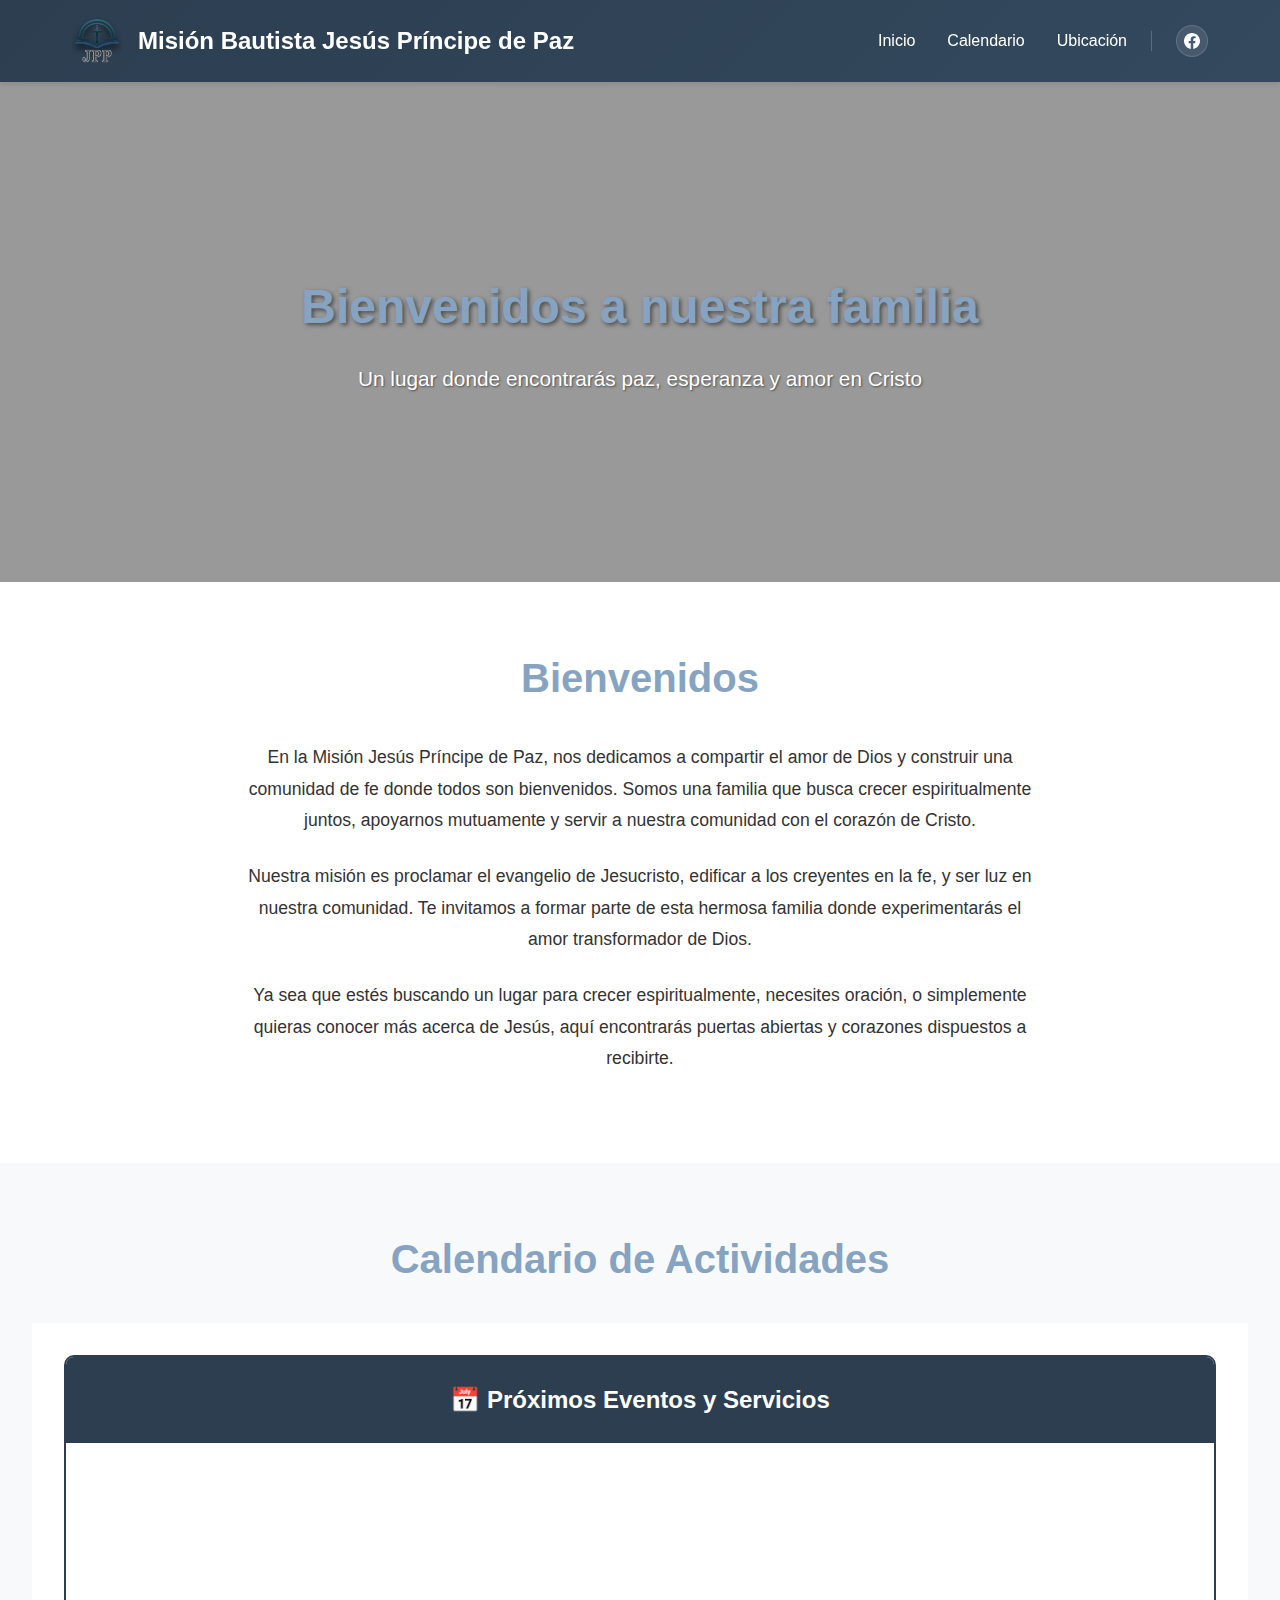
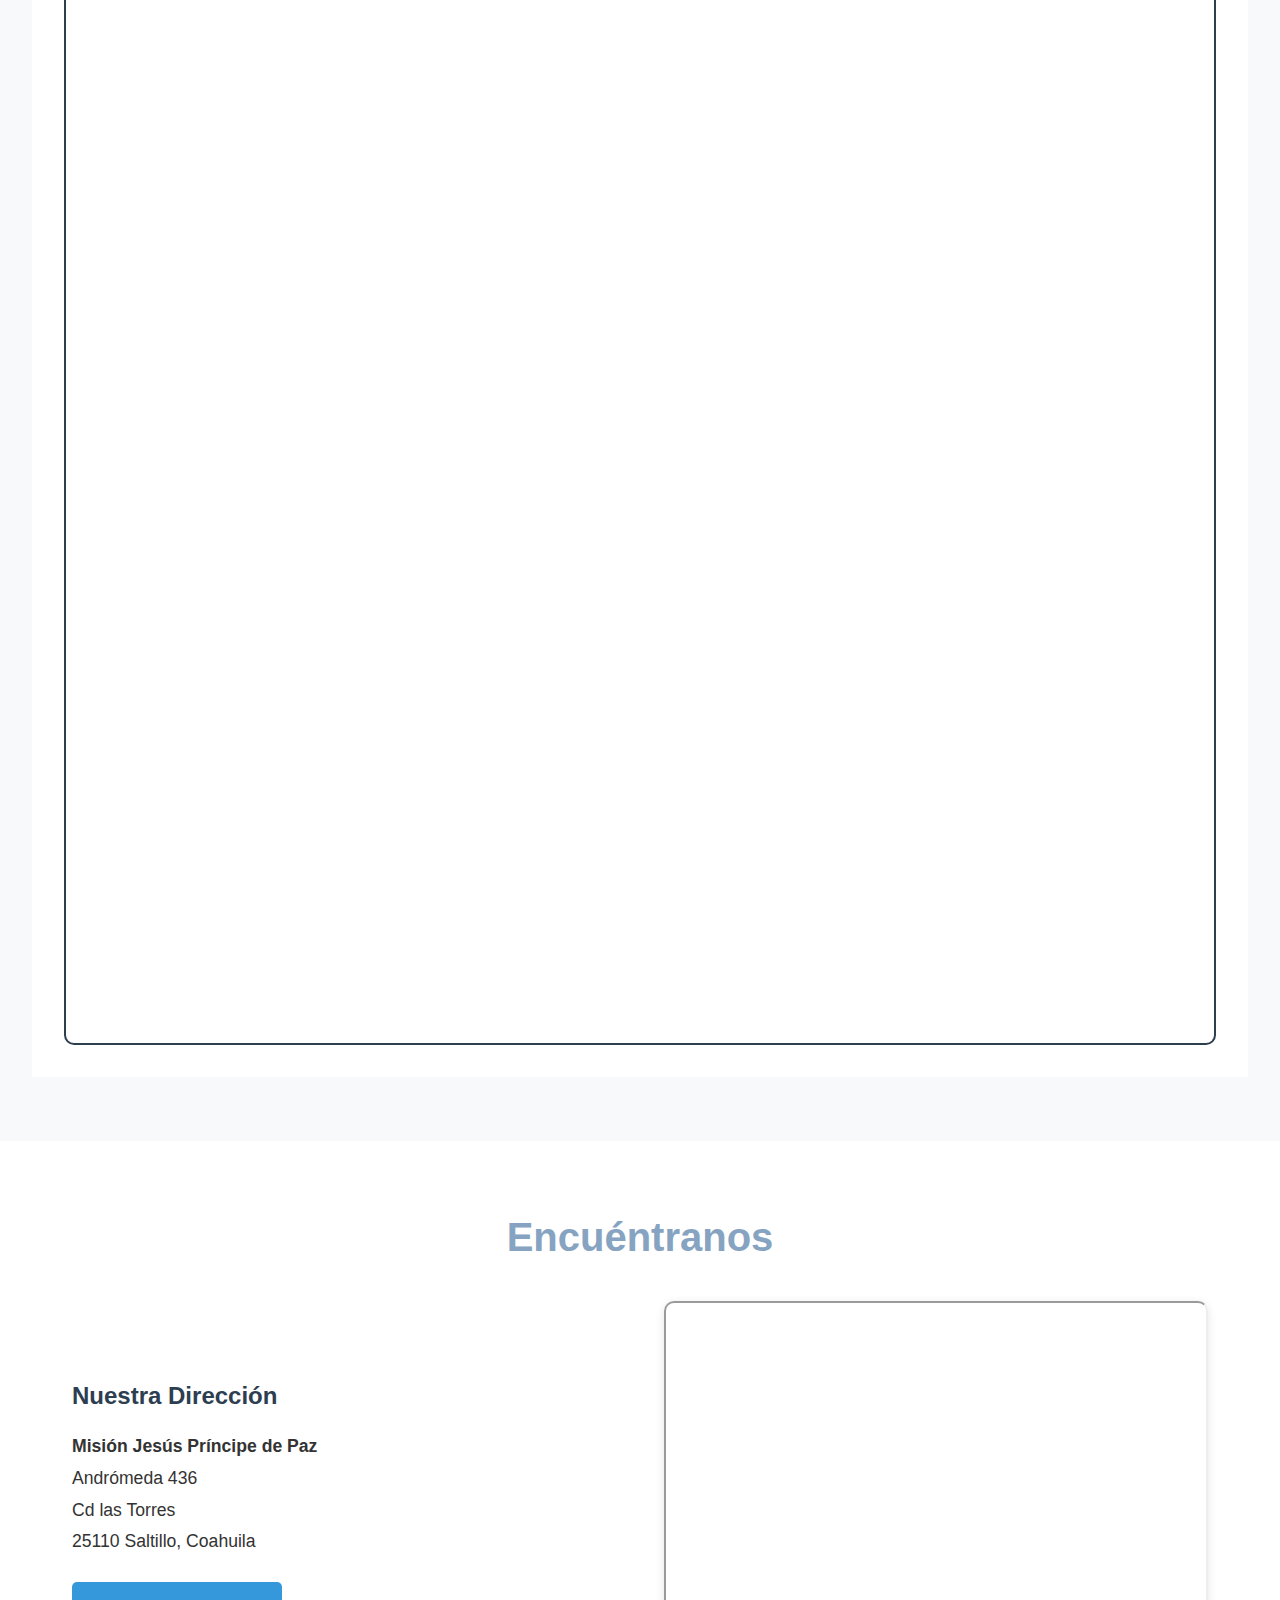
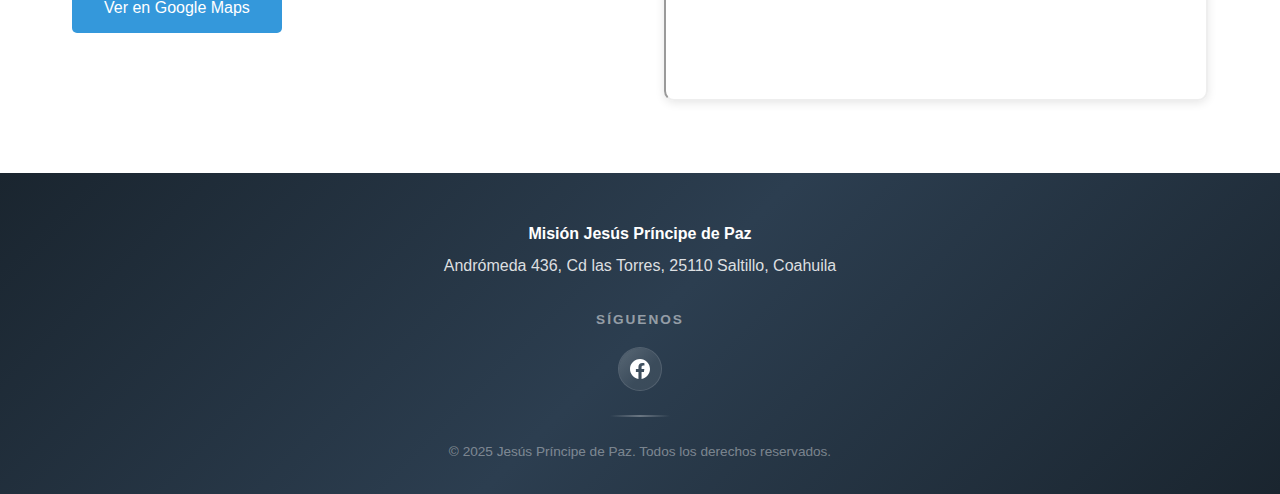
<file: index.html>
<!DOCTYPE html>
<html lang="es">

<head>
    <meta charset="UTF-8">
    <meta name="viewport" content="width=device-width, initial-scale=1.0">
    <title>Misión Jesús Príncipe de Paz</title>
    <link rel="icon" href="logo.png" type="image/png">
    <style>
        * {
            margin: 0;
            padding: 0;
            box-sizing: border-box;
        }

        body {
            font-family: 'Segoe UI', Tahoma, Geneva, Verdana, sans-serif;
            line-height: 1.6;
            color: #333;
        }

        /* Header */
        header {
            background: linear-gradient(135deg, #2c3e50 0%, #34495e 100%);
            color: white;
            padding: 1rem 0;
            box-shadow: 0 2px 5px rgba(0, 0, 0, 0.1);
            position: sticky;
            top: 0;
            z-index: 100;
        }

        nav {
            max-width: 1200px;
            margin: 0 auto;
            display: flex;
            justify-content: space-between;
            align-items: center;
            padding: 0 2rem;
        }

        .logo-container {
            display: flex;
            align-items: center;
            gap: 1rem;
        }

        .logo {
            height: 50px;
            width: auto;
        }

        .church-name h1 {
            font-size: 1.5rem;
            font-weight: 600;
        }

        .nav-right {
            display: flex;
            align-items: center;
            gap: 1.5rem;
        }

        .nav-links {
            display: flex;
            gap: 2rem;
            list-style: none;
        }

        .nav-links a {
            color: white;
            text-decoration: none;
            transition: opacity 0.3s;
        }

        .nav-links a:hover {
            opacity: 0.8;
        }

        .nav-social {
            display: flex;
            align-items: center;
            gap: 0.5rem;
        }

        .nav-social a {
            display: flex;
            align-items: center;
            justify-content: center;
            width: 32px;
            height: 32px;
            border-radius: 50%;
            background: rgba(255, 255, 255, 0.1);
            border: 1px solid rgba(255, 255, 255, 0.15);
            color: white;
            text-decoration: none;
            transition: all 0.3s ease;
        }

        .nav-social a:hover {
            background: #1877f2;
            border-color: #1877f2;
            transform: scale(1.1);
            box-shadow: 0 0 12px rgba(24, 119, 242, 0.4);
        }

        .nav-social a svg {
            width: 16px;
            height: 16px;
            fill: white;
        }

        .nav-divider {
            width: 1px;
            height: 20px;
            background: rgba(255, 255, 255, 0.2);
        }

        /* Hamburger Menu Button - hidden on desktop */
        .hamburger {
            display: none;
            flex-direction: column;
            justify-content: center;
            gap: 5px;
            width: 28px;
            height: 28px;
            cursor: pointer;
            background: none;
            border: none;
            padding: 2px;
            z-index: 101;
        }

        .hamburger span {
            display: block;
            width: 100%;
            height: 2px;
            background: white;
            border-radius: 2px;
            transition: all 0.3s ease;
            transform-origin: center;
        }

        .hamburger.active span:nth-child(1) {
            transform: rotate(45deg) translate(5px, 5px);
        }

        .hamburger.active span:nth-child(2) {
            opacity: 0;
        }

        .hamburger.active span:nth-child(3) {
            transform: rotate(-45deg) translate(5px, -5px);
        }

        /* Hero Section */
        .hero {
            background: linear-gradient(rgba(0, 0, 0, 0.4), rgba(0, 0, 0, 0.4)),
                url('https://images.unsplash.com/photo-1438232992991-995b7058bbb3?w=1600&h=600&fit=crop') center/cover;
            height: 500px;
            display: flex;
            align-items: center;
            justify-content: center;
            text-align: center;
            color: white;
        }

        .hero-content h2 {
            font-size: 3rem;
            margin-bottom: 1rem;
            text-shadow: 2px 2px 4px rgba(0, 0, 0, 0.5);
        }

        .hero-content p {
            font-size: 1.3rem;
            max-width: 600px;
            margin: 0 auto;
            text-shadow: 1px 1px 2px rgba(0, 0, 0, 0.5);
        }

        /* Main Content */
        .container {
            max-width: 1200px;
            margin: 0 auto;
            padding: 0 2rem;
        }

        section {
            padding: 4rem 0;
        }

        h2 {
            font-size: 2.5rem;
            margin-bottom: 2rem;
            color: #86a4c1;
            text-align: center;
        }

        /* Welcome Section */
        .welcome-content {
            max-width: 800px;
            margin: 0 auto;
            text-align: center;
            font-size: 1.1rem;
            line-height: 1.8;
        }

        .welcome-content p {
            margin-bottom: 1.5rem;
        }

        /* Calendar Section */
        .calendar-section {
            background: #f8f9fa;
        }

        .calendar-wrapper {
            background: white;
            padding: 2rem;
            margin: 0 auto;
        }

        .calendar-section .container {
            max-width: 100%;
            width: 100%;
            margin: 0;
            padding: 0 2rem;

        }

        .calendar-container {
            background: #2c3e50;
            padding: 2px;
            border-radius: 10px;
        }

        .calendar-inner {
            background: white;
            border-radius: 8px;
            overflow: hidden;
        }

        .calendar-header {
            background: #2c3e50;
            color: white;
            padding: 1.5rem;
            text-align: center;
        }

        .calendar-header h3 {
            margin: 0;
            font-size: 1.5rem;
        }

        .calendar-wrapper iframe {
            width: 100%;
            height: 600px;
            border: none;
            display: block;
        }

        /* Desktop: show month view, hide agenda */
        .calendar-desktop {
            display: block;
        }

        .calendar-mobile {
            display: none;
        }

        /* Location Section */
        .location-content {
            display: grid;
            grid-template-columns: 1fr 1fr;
            gap: 3rem;
            align-items: center;
        }

        .location-info h3 {
            color: #2c3e50;
            margin-bottom: 1rem;
            font-size: 1.5rem;
        }

        .address {
            font-size: 1.1rem;
            margin-bottom: 1.5rem;
            line-height: 1.8;
        }

        .map-link {
            display: inline-block;
            background: #3498db;
            color: white;
            padding: 0.8rem 2rem;
            text-decoration: none;
            border-radius: 5px;
            transition: background 0.3s;
        }

        .map-link:hover {
            background: #2980b9;
        }

        .map-wrapper iframe {
            width: 100%;
            height: 400px;
            border-radius: 10px;
            box-shadow: 0 2px 10px rgba(0, 0, 0, 0.1);
        }


        /* Footer */
        footer {
            background: linear-gradient(135deg, #1a252f 0%, #2c3e50 50%, #1a252f 100%);
            color: white;
            text-align: center;
            padding: 3rem 2rem 2rem;
        }

        .footer-content {
            display: flex;
            flex-direction: column;
            align-items: center;
            gap: 1.5rem;
        }

        .footer-info p {
            margin-bottom: 0.4rem;
            color: rgba(255, 255, 255, 0.85);
        }

        .footer-info p strong {
            color: white;
        }

        .footer-social {
            display: flex;
            flex-direction: column;
            align-items: center;
            gap: 1rem;
        }

        .footer-social-label {
            font-size: 0.85rem;
            text-transform: uppercase;
            letter-spacing: 2px;
            color: rgba(255, 255, 255, 0.5);
            font-weight: 600;
        }

        .footer-social-icons {
            display: flex;
            gap: 0.75rem;
        }

        .footer-social-icons a {
            display: flex;
            align-items: center;
            justify-content: center;
            width: 44px;
            height: 44px;
            border-radius: 50%;
            background: rgba(255, 255, 255, 0.08);
            border: 1px solid rgba(255, 255, 255, 0.12);
            color: white;
            text-decoration: none;
            transition: all 0.3s ease;
            position: relative;
            overflow: hidden;
        }

        .footer-social-icons a::before {
            content: '';
            position: absolute;
            inset: 0;
            border-radius: 50%;
            background: linear-gradient(135deg, rgba(255, 255, 255, 0.15) 0%, transparent 60%);
            pointer-events: none;
        }

        .footer-social-icons a:hover {
            background: #1877f2;
            border-color: #1877f2;
            transform: translateY(-3px);
            box-shadow: 0 6px 20px rgba(24, 119, 242, 0.4);
        }

        .footer-social-icons a svg {
            width: 20px;
            height: 20px;
            fill: white;
            transition: transform 0.3s ease;
        }

        .footer-social-icons a:hover svg {
            transform: scale(1.1);
        }

        .footer-divider {
            width: 60px;
            height: 2px;
            background: linear-gradient(90deg, transparent, rgba(255, 255, 255, 0.3), transparent);
        }

        .footer-copyright {
            font-size: 0.85rem;
            color: rgba(255, 255, 255, 0.4);
        }

        /* Responsive - Hamburger menu */
        @media (max-width: 768px) {
            header {
                padding: 0.75rem 0;
            }

            nav {
                flex-wrap: wrap;
                padding: 0 1rem;
            }

            .hamburger {
                display: flex;
            }

            .logo {
                height: 36px;
            }

            .logo-container {
                gap: 0.6rem;
            }

            .church-name h1 {
                font-size: 1rem;
                line-height: 1.3;
            }

            .nav-right {
                display: none;
                flex-direction: column;
                align-items: center;
                width: 100%;
                gap: 0;
                padding-top: 0.75rem;
                border-top: 1px solid rgba(255, 255, 255, 0.1);
                margin-top: 0.5rem;
                overflow: hidden;
                max-height: 0;
                opacity: 0;
                transition: max-height 0.35s ease, opacity 0.3s ease, padding-top 0.3s ease, margin-top 0.3s ease;
                padding-top: 0;
                margin-top: 0;
            }

            .nav-right.open {
                display: flex;
                max-height: 300px;
                opacity: 1;
                padding-top: 0.75rem;
                margin-top: 0.5rem;
            }

            .nav-links {
                flex-direction: column;
                align-items: center;
                gap: 0;
                width: 100%;
            }

            .nav-links li {
                width: 100%;
                text-align: center;
            }

            .nav-links a {
                display: block;
                padding: 0.6rem 0;
                font-size: 0.95rem;
                border-bottom: 1px solid rgba(255, 255, 255, 0.06);
                transition: background 0.2s ease, opacity 0.3s;
            }

            .nav-links a:hover {
                background: rgba(255, 255, 255, 0.05);
                opacity: 1;
            }

            .nav-divider {
                display: none;
            }

            .nav-social {
                padding: 0.75rem 0 0.25rem;
            }

            .nav-social a {
                width: 36px;
                height: 36px;
            }

            .nav-social a svg {
                width: 18px;
                height: 18px;
            }

            .hero-content h2 {
                font-size: 2rem;
            }

            .hero-content p {
                font-size: 1rem;
                padding: 0 1rem;
            }

            h2 {
                font-size: 2rem;
            }

            .location-content {
                grid-template-columns: 1fr;
            }

            .calendar-wrapper {
                padding: 1rem;
            }

            .calendar-wrapper iframe {
                height: 500px;
            }

            /* Mobile: show agenda view, hide month grid */
            .calendar-desktop {
                display: none;
            }

            .calendar-mobile {
                display: block;
            }
        }

        /* Extra small screens */
        @media (max-width: 480px) {
            .church-name h1 {
                font-size: 0.85rem;
            }

            .hero-content h2 {
                font-size: 1.5rem;
            }
        }
    </style>
</head>

<body>
    <!-- Header -->
    <header>
        <nav>
            <div class="logo-container">
                <img src="logo.png" alt="logo" class="logo">
                <div class="church-name">
                    <h1>Misión Bautista Jesús Príncipe de Paz</h1>
                </div>
            </div>
            <button class="hamburger" id="hamburger-btn" aria-label="Menú">
                <span></span>
                <span></span>
                <span></span>
            </button>
            <div class="nav-right">
                <ul class="nav-links">
                    <li><a href="#inicio">Inicio</a></li>
                    <li><a href="#calendario">Calendario</a></li>
                    <li><a href="#ubicacion">Ubicación</a></li>
                    <!-- Preparado para futuras páginas -->
                    <!-- <li><a href="ministerios.html">Ministerios</a></li> -->
                    <!-- <li><a href="galeria.html">Galería</a></li> -->
                </ul>
                <div class="nav-divider"></div>
                <div class="nav-social">
                    <a href="https://www.facebook.com/profile.php?id=100066764123458" target="_blank"
                        rel="noopener noreferrer" aria-label="Facebook" id="nav-facebook">
                        <svg viewBox="0 0 24 24" xmlns="http://www.w3.org/2000/svg">
                            <path
                                d="M24 12.073c0-6.627-5.373-12-12-12s-12 5.373-12 12c0 5.99 4.388 10.954 10.125 11.854v-8.385H7.078v-3.47h3.047V9.43c0-3.007 1.792-4.669 4.533-4.669 1.312 0 2.686.235 2.686.235v2.953H15.83c-1.491 0-1.956.925-1.956 1.874v2.25h3.328l-.532 3.47h-2.796v8.385C19.612 23.027 24 18.062 24 12.073z" />
                        </svg>
                    </a>
                    <!-- Más redes aquí -->
                </div>
            </div>
        </nav>
    </header>

    <!-- Hero Section -->
    <section class="hero" id="inicio">
        <div class="hero-content">
            <h2>Bienvenidos a nuestra familia</h2>
            <p>Un lugar donde encontrarás paz, esperanza y amor en Cristo</p>
        </div>
    </section>

    <!-- Welcome Section -->
    <section class="welcome">
        <div class="container">
            <h2>Bienvenidos</h2>
            <div class="welcome-content">
                <p>
                    En la Misión Jesús Príncipe de Paz, nos dedicamos a compartir el amor de Dios
                    y construir una comunidad de fe donde todos son bienvenidos. Somos una familia
                    que busca crecer espiritualmente juntos, apoyarnos mutuamente y servir a nuestra
                    comunidad con el corazón de Cristo.
                </p>
                <p>
                    Nuestra misión es proclamar el evangelio de Jesucristo, edificar a los creyentes
                    en la fe, y ser luz en nuestra comunidad. Te invitamos a formar parte de esta
                    hermosa familia donde experimentarás el amor transformador de Dios.
                </p>
                <p>
                    Ya sea que estés buscando un lugar para crecer espiritualmente, necesites oración,
                    o simplemente quieras conocer más acerca de Jesús, aquí encontrarás puertas abiertas
                    y corazones dispuestos a recibirte.
                </p>
            </div>
        </div>
    </section>

    <!-- Calendar Section -->
    <section class="calendar-section" id="calendario">
        <div class="container">
            <h2>Calendario de Actividades</h2>
            <div class="calendar-wrapper">
                <div class="calendar-container">
                    <div class="calendar-inner">
                        <div class="calendar-header">
                            <h3>📅 Próximos Eventos y Servicios</h3>
                        </div>
                        <!-- Desktop: Month grid view -->
                        <iframe class="calendar-desktop"
                            src="https://calendar.google.com/calendar/embed?height=600&wkst=1&ctz=America%2FMonterrey&bgcolor=%23ffffff&showTitle=0&showNav=1&showDate=1&showPrint=0&showTabs=1&showCalendars=0&showTz=0&src=377c1d5106d94816f981c25c175b345ac15458931d0cd0ef9f2d2f39ee6b2370%40group.calendar.google.com&color=%23039BE5"></iframe>
                        <!-- Mobile: Agenda list view (more readable) -->
                        <iframe class="calendar-mobile"
                            src="https://calendar.google.com/calendar/embed?height=600&wkst=1&ctz=America%2FMonterrey&bgcolor=%23ffffff&showTitle=0&showNav=1&showDate=1&showPrint=0&showTabs=0&showCalendars=0&showTz=0&mode=AGENDA&src=377c1d5106d94816f981c25c175b345ac15458931d0cd0ef9f2d2f39ee6b2370%40group.calendar.google.com&color=%23039BE5"></iframe>
                    </div>
                </div>
            </div>
        </div>
    </section>

    <!-- Location Section -->
    <section class="location" id="ubicacion">
        <div class="container">
            <h2>Encuéntranos</h2>
            <div class="location-content">
                <div class="location-info">
                    <h3>Nuestra Dirección</h3>
                    <div class="address">
                        <strong>Misión Jesús Príncipe de Paz</strong><br>
                        Andrómeda 436<br>
                        Cd las Torres<br>
                        25110 Saltillo, Coahuila
                    </div>
                    <a href="https://maps.app.goo.gl/eWBfsamdJC9cJrRcA" target="_blank" class="map-link">
                        Ver en Google Maps
                    </a>
                </div>
                <div class="map-wrapper">
                    <iframe
                        src="https://www.google.com/maps/embed?pb=!1m18!1m12!1m3!1d6097.574562798617!2d-101.0136531!3d25.4630112!2m3!1f0!2f0!3f0!3m2!1i1024!2i768!4f13.1!3m3!1m2!1s0x86886d1262169a6f%3A0xcacfe82822dd1cb6!2sJes%C3%BAs%20Pr%C3%ADncipe%20de%20Paz!5e1!3m2!1sen!2smx!4v1769020212265!5m2!1sen!2smx"
                        allowfullscreen="" loading="lazy" referrerpolicy="no-referrer-when-downgrade"></iframe>
                </div>
            </div>
        </div>
    </section>


    <!-- Footer -->
    <footer>
        <div class="container">
            <div class="footer-content">
                <div class="footer-info">
                    <p><strong>Misión Jesús Príncipe de Paz</strong></p>
                    <p>Andrómeda 436, Cd las Torres, 25110 Saltillo, Coahuila</p>
                </div>

                <div class="footer-social">
                    <span class="footer-social-label">Síguenos</span>
                    <div class="footer-social-icons">
                        <a href="https://www.facebook.com/profile.php?id=100066764123458" target="_blank"
                            rel="noopener noreferrer" aria-label="Facebook" id="footer-social-facebook">
                            <svg viewBox="0 0 24 24" xmlns="http://www.w3.org/2000/svg">
                                <path
                                    d="M24 12.073c0-6.627-5.373-12-12-12s-12 5.373-12 12c0 5.99 4.388 10.954 10.125 11.854v-8.385H7.078v-3.47h3.047V9.43c0-3.007 1.792-4.669 4.533-4.669 1.312 0 2.686.235 2.686.235v2.953H15.83c-1.491 0-1.956.925-1.956 1.874v2.25h3.328l-.532 3.47h-2.796v8.385C19.612 23.027 24 18.062 24 12.073z" />
                            </svg>
                        </a>
                        <!-- Más redes aquí -->
                    </div>
                </div>

                <div class="footer-divider"></div>
                <p class="footer-copyright">&copy; 2025 Jesús Príncipe de Paz. Todos los derechos reservados.</p>
            </div>
        </div>
    </footer>

    <script>
        const hamburger = document.getElementById('hamburger-btn');
        const navRight = document.querySelector('.nav-right');
        const navLinks = document.querySelectorAll('.nav-links a');

        hamburger.addEventListener('click', () => {
            hamburger.classList.toggle('active');
            navRight.classList.toggle('open');
        });

        // Close menu when a link is clicked
        navLinks.forEach(link => {
            link.addEventListener('click', () => {
                hamburger.classList.remove('active');
                navRight.classList.remove('open');
            });
        });
    </script>
</body>

</html>
</file>
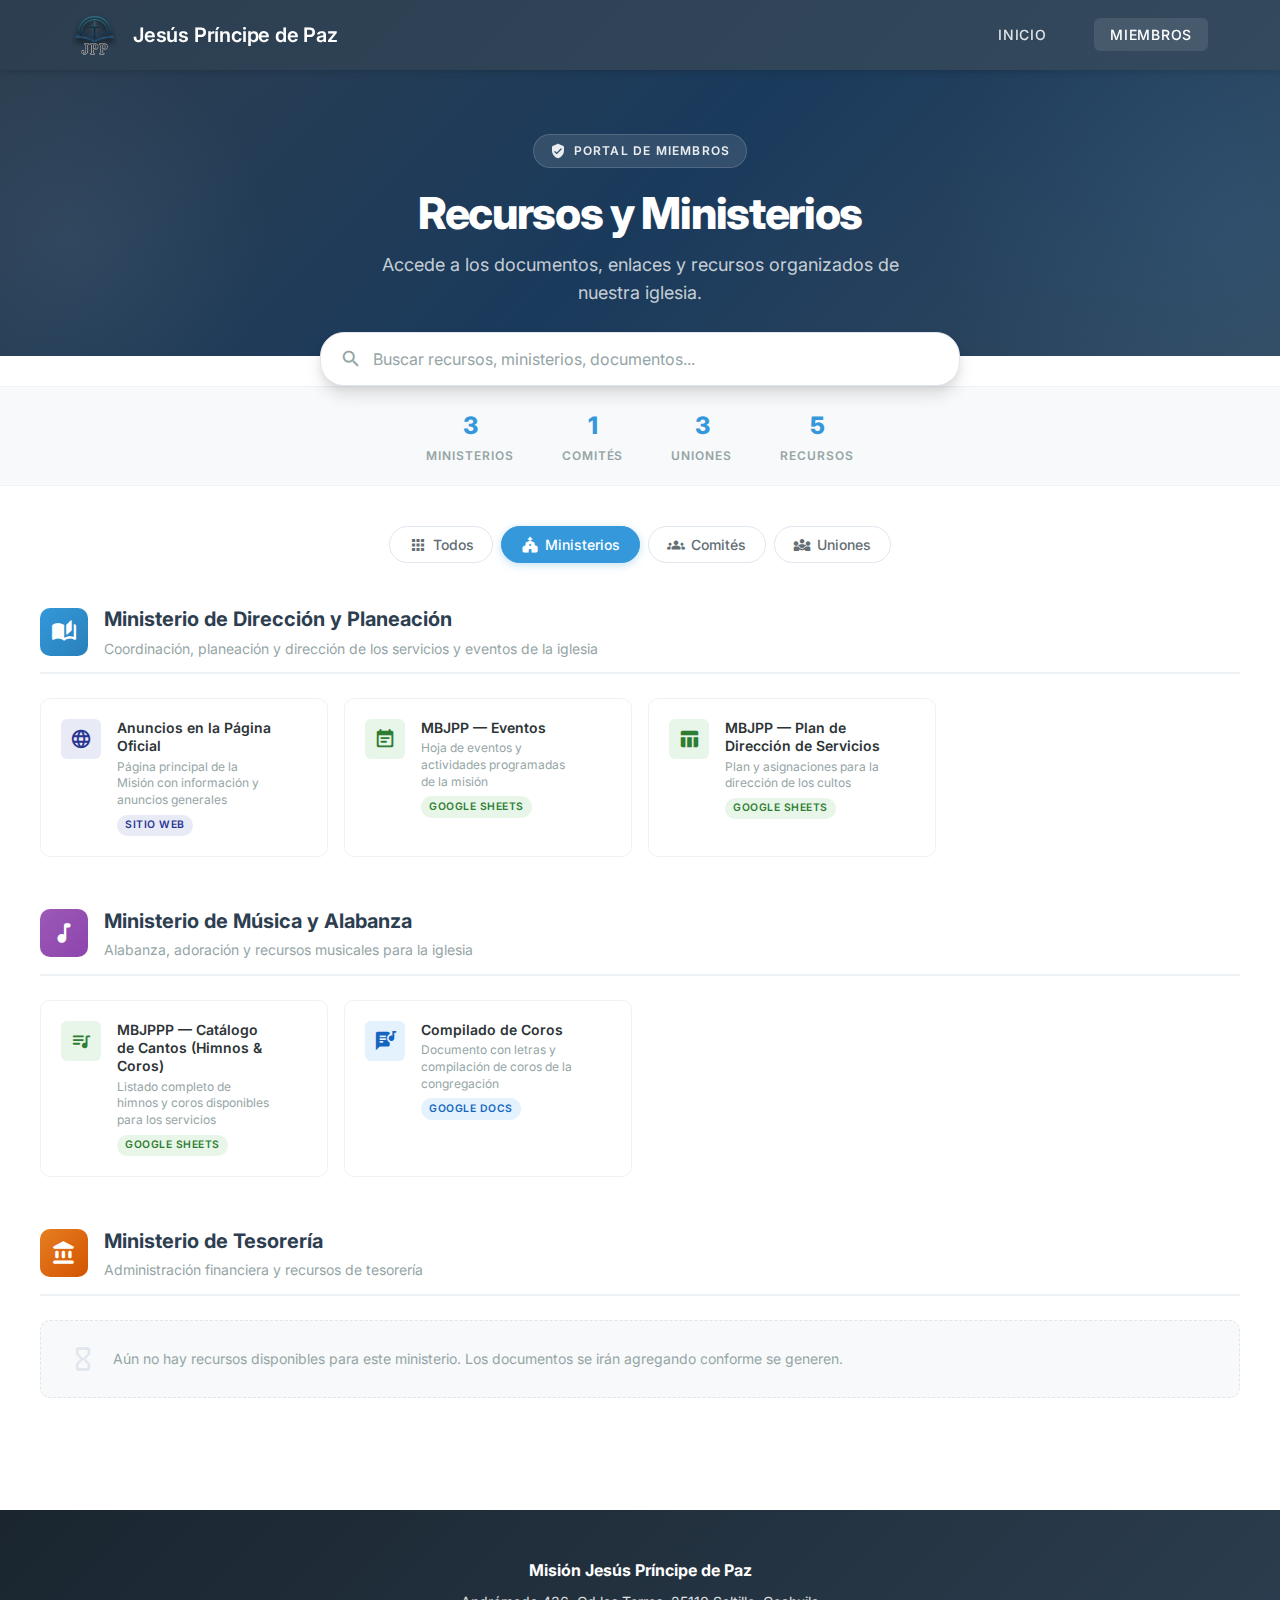
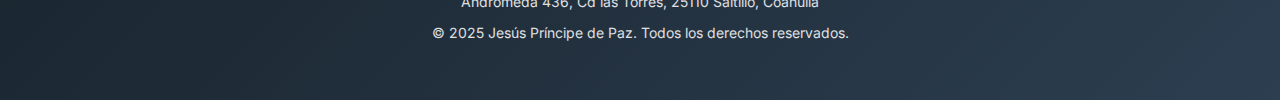
<file: miembros/index.html>
<!DOCTYPE html>
<html lang="es">

<head>
    <meta charset="UTF-8">
    <meta name="viewport" content="width=device-width, initial-scale=1.0">
    <title>Portal de Miembros — Misión Jesús Príncipe de Paz</title>
    <meta name="description"
        content="Portal de recursos y documentos para miembros y ministerios de la Misión Bautista Jesús Príncipe de Paz en Saltillo, Coahuila.">
    <link rel="icon" href="../calendar_favicon.png" type="image/png">
    <link rel="stylesheet" href="../styles/shared.css">
    <!-- Material Icons -->
    <link rel="stylesheet" href="https://fonts.googleapis.com/icon?family=Material+Icons+Round">
    <style>
        /* ============================================
           Members Portal - Page Styles
           ============================================ */

        /* ---- Hero Banner ---- */
        .members-hero {
            background: linear-gradient(135deg, var(--color-primary) 0%, #1a3a5c 50%, var(--color-primary-light) 100%);
            padding: 4rem 0 3rem;
            position: relative;
            overflow: hidden;
        }

        .members-hero::before {
            content: '';
            position: absolute;
            top: -50%;
            right: -20%;
            width: 600px;
            height: 600px;
            background: radial-gradient(circle, rgba(var(--color-accent-rgb), 0.12) 0%, transparent 70%);
            border-radius: 50%;
            pointer-events: none;
        }

        .members-hero::after {
            content: '';
            position: absolute;
            bottom: -30%;
            left: -10%;
            width: 400px;
            height: 400px;
            background: radial-gradient(circle, rgba(134, 164, 193, 0.1) 0%, transparent 70%);
            border-radius: 50%;
            pointer-events: none;
        }

        .hero-inner {
            position: relative;
            z-index: 1;
            text-align: center;
        }

        .hero-badge {
            display: inline-flex;
            align-items: center;
            gap: 0.5rem;
            background: rgba(255, 255, 255, 0.1);
            backdrop-filter: blur(10px);
            border: 1px solid rgba(255, 255, 255, 0.15);
            color: rgba(255, 255, 255, 0.9);
            padding: 0.4rem 1rem;
            border-radius: var(--radius-full);
            font-size: var(--font-size-xs);
            font-weight: 600;
            text-transform: uppercase;
            letter-spacing: 0.1em;
            margin-bottom: 1.25rem;
        }

        .hero-badge .material-icons-round {
            font-size: 16px;
        }

        .members-hero h1 {
            color: white;
            font-size: 2.75rem;
            font-weight: 800;
            letter-spacing: -0.03em;
            margin-bottom: 0.75rem;
            line-height: 1.15;
        }

        .members-hero p {
            color: rgba(255, 255, 255, 0.75);
            font-size: var(--font-size-lg);
            max-width: 560px;
            margin: 0 auto;
            line-height: 1.6;
        }

        /* ---- Search Bar ---- */
        .search-section {
            padding: 0;
            margin-top: -1.5rem;
            position: relative;
            z-index: 10;
        }

        .search-wrapper {
            max-width: 640px;
            margin: 0 auto;
            position: relative;
        }

        .search-wrapper .material-icons-round {
            position: absolute;
            left: 1.25rem;
            top: 50%;
            transform: translateY(-50%);
            color: var(--color-text-muted);
            font-size: 22px;
            pointer-events: none;
        }

        .search-input {
            width: 100%;
            padding: 1rem 1.25rem 1rem 3.25rem;
            border: 1px solid var(--color-border);
            border-radius: var(--radius-xl);
            font-family: var(--font-family);
            font-size: var(--font-size-base);
            color: var(--color-text);
            background: white;
            box-shadow: var(--shadow-lg);
            transition: all var(--transition-base);
            outline: none;
        }

        .search-input::placeholder {
            color: var(--color-text-muted);
        }

        .search-input:focus {
            border-color: var(--color-accent);
            box-shadow: var(--shadow-xl), 0 0 0 3px rgba(var(--color-accent-rgb), 0.1);
        }

        /* ---- Category Filter Tabs ---- */
        .filter-section {
            padding: 2.5rem 0 1rem;
        }

        .filter-tabs {
            display: flex;
            gap: 0.5rem;
            justify-content: center;
            flex-wrap: wrap;
        }

        .filter-tab {
            display: inline-flex;
            align-items: center;
            gap: 0.4rem;
            padding: 0.55rem 1.15rem;
            border: 1.5px solid var(--color-border);
            border-radius: var(--radius-full);
            background: white;
            color: var(--color-text-secondary);
            font-family: var(--font-family);
            font-size: var(--font-size-sm);
            font-weight: 500;
            cursor: pointer;
            transition: all var(--transition-base);
            user-select: none;
        }

        .filter-tab .material-icons-round {
            font-size: 18px;
        }

        .filter-tab:hover {
            border-color: var(--color-accent-light);
            color: var(--color-accent);
            background: rgba(var(--color-accent-rgb), 0.04);
        }

        .filter-tab.active {
            background: var(--color-accent);
            color: white;
            border-color: var(--color-accent);
            box-shadow: 0 2px 8px rgba(var(--color-accent-rgb), 0.3);
        }

        /* ---- Ministry Sections ---- */
        .ministries-content {
            padding: 1.5rem 0 4rem;
        }

        .ministry-section {
            margin-bottom: 3rem;
            animation: fadeInUp 0.5s ease forwards;
        }

        .ministry-section.hidden {
            display: none;
        }

        @keyframes fadeInUp {
            from {
                opacity: 0;
                transform: translateY(16px);
            }

            to {
                opacity: 1;
                transform: translateY(0);
            }
        }

        .ministry-header {
            display: flex;
            align-items: center;
            gap: 1rem;
            margin-bottom: 1.5rem;
            padding-bottom: 0.75rem;
            border-bottom: 2px solid var(--color-border-light);
        }

        .ministry-icon {
            width: 48px;
            height: 48px;
            border-radius: var(--radius-md);
            display: flex;
            align-items: center;
            justify-content: center;
            flex-shrink: 0;
        }

        .ministry-icon .material-icons-round {
            font-size: 26px;
            color: white;
        }

        .ministry-icon.blue {
            background: linear-gradient(135deg, #3498db, #2980b9);
        }

        .ministry-icon.teal {
            background: linear-gradient(135deg, #1abc9c, #16a085);
        }

        .ministry-icon.purple {
            background: linear-gradient(135deg, #9b59b6, #8e44ad);
        }

        .ministry-icon.orange {
            background: linear-gradient(135deg, #e67e22, #d35400);
        }

        .ministry-icon.red {
            background: linear-gradient(135deg, #e74c3c, #c0392b);
        }

        .ministry-icon.green {
            background: linear-gradient(135deg, #27ae60, #219a52);
        }

        .ministry-icon.indigo {
            background: linear-gradient(135deg, #5c6bc0, #3f51b5);
        }

        .ministry-icon.pink {
            background: linear-gradient(135deg, #e91e63, #c2185b);
        }

        .ministry-title-group h2 {
            font-size: var(--font-size-xl);
            font-weight: 700;
            color: var(--color-primary);
            text-align: left;
            margin-bottom: 0.15rem;
        }

        .ministry-title-group p {
            font-size: var(--font-size-sm);
            color: var(--color-text-muted);
        }

        /* ---- Resource Cards Grid ---- */
        .resources-grid {
            display: grid;
            grid-template-columns: repeat(auto-fill, minmax(280px, 1fr));
            gap: 1rem;
        }

        .resource-card {
            background: white;
            border: 1px solid var(--color-border-light);
            border-radius: var(--radius-md);
            padding: 1.25rem;
            display: flex;
            align-items: flex-start;
            gap: 1rem;
            text-decoration: none;
            color: var(--color-text);
            transition: all var(--transition-base);
            position: relative;
            overflow: hidden;
        }

        .resource-card::before {
            content: '';
            position: absolute;
            top: 0;
            left: 0;
            width: 3px;
            height: 100%;
            background: var(--color-accent);
            opacity: 0;
            transition: opacity var(--transition-base);
        }

        .resource-card:hover {
            border-color: rgba(var(--color-accent-rgb), 0.3);
            box-shadow: var(--shadow-md);
            transform: translateY(-2px);
        }

        .resource-card:hover::before {
            opacity: 1;
        }

        .resource-card-icon {
            width: 40px;
            height: 40px;
            border-radius: var(--radius-sm);
            display: flex;
            align-items: center;
            justify-content: center;
            flex-shrink: 0;
        }

        .resource-card-icon .material-icons-round {
            font-size: 22px;
        }

        /* File type icon colors */
        .file-drive {
            background: #e8f5e9;
            color: #2e7d32;
        }

        .file-drive .material-icons-round {
            color: #2e7d32;
        }

        .file-doc {
            background: #e3f2fd;
            color: #1565c0;
        }

        .file-doc .material-icons-round {
            color: #1565c0;
        }

        .file-sheet {
            background: #e8f5e9;
            color: #2e7d32;
        }

        .file-sheet .material-icons-round {
            color: #2e7d32;
        }

        .file-slides {
            background: #fff3e0;
            color: #e65100;
        }

        .file-slides .material-icons-round {
            color: #e65100;
        }

        .file-pdf {
            background: #ffebee;
            color: #c62828;
        }

        .file-pdf .material-icons-round {
            color: #c62828;
        }

        .file-video {
            background: #fce4ec;
            color: #ad1457;
        }

        .file-video .material-icons-round {
            color: #ad1457;
        }

        .file-link {
            background: #e8eaf6;
            color: #283593;
        }

        .file-link .material-icons-round {
            color: #283593;
        }

        .file-form {
            background: #f3e5f5;
            color: #6a1b9a;
        }

        .file-form .material-icons-round {
            color: #6a1b9a;
        }

        .file-calendar {
            background: #e0f2f1;
            color: #00695c;
        }

        .file-calendar .material-icons-round {
            color: #00695c;
        }

        .resource-card-info {
            flex: 1;
            min-width: 0;
        }

        .resource-card-info h3 {
            font-size: var(--font-size-sm);
            font-weight: 600;
            color: var(--color-text);
            margin-bottom: 0.2rem;
            line-height: 1.3;
        }

        .resource-card-info p {
            font-size: var(--font-size-xs);
            color: var(--color-text-muted);
            line-height: 1.4;
        }

        .resource-card-arrow {
            color: var(--color-text-muted);
            opacity: 0;
            transition: all var(--transition-base);
            flex-shrink: 0;
            align-self: center;
        }

        .resource-card-arrow .material-icons-round {
            font-size: 18px;
        }

        .resource-card:hover .resource-card-arrow {
            opacity: 1;
            color: var(--color-accent);
            transform: translateX(2px);
        }

        /* ---- Inline Tag/Badge ---- */
        .resource-tag {
            display: inline-block;
            padding: 0.15rem 0.5rem;
            border-radius: var(--radius-full);
            font-size: 0.65rem;
            font-weight: 600;
            text-transform: uppercase;
            letter-spacing: 0.05em;
            margin-top: 0.35rem;
        }

        .tag-drive {
            background: #e8f5e9;
            color: #2e7d32;
        }

        .tag-doc {
            background: #e3f2fd;
            color: #1565c0;
        }

        .tag-sheet {
            background: #e8f5e9;
            color: #2e7d32;
        }

        .tag-form {
            background: #f3e5f5;
            color: #6a1b9a;
        }

        .tag-link {
            background: #e8eaf6;
            color: #283593;
        }

        /* ---- Quick Stats Bar ---- */
        .stats-bar {
            background: var(--color-bg-alt);
            border-top: 1px solid var(--color-border-light);
            border-bottom: 1px solid var(--color-border-light);
            padding: 1.25rem 0;
        }

        .stats-grid {
            display: flex;
            justify-content: center;
            gap: 3rem;
            flex-wrap: wrap;
        }

        .stat-item {
            text-align: center;
        }

        .stat-number {
            font-size: var(--font-size-2xl);
            font-weight: 800;
            color: var(--color-accent);
            letter-spacing: -0.02em;
        }

        .stat-label {
            font-size: var(--font-size-xs);
            color: var(--color-text-muted);
            text-transform: uppercase;
            letter-spacing: 0.08em;
            font-weight: 600;
        }

        /* ---- Empty Section State ---- */
        .empty-state {
            display: flex;
            align-items: center;
            gap: 1rem;
            padding: 1.5rem 1.75rem;
            background: var(--color-bg-alt);
            border: 1.5px dashed var(--color-border);
            border-radius: var(--radius-md);
            color: var(--color-text-muted);
        }

        .empty-state .material-icons-round {
            font-size: 28px;
            color: var(--color-border);
        }

        .empty-state p {
            font-size: var(--font-size-sm);
            line-height: 1.5;
        }

        /* ---- No Results State ---- */
        .no-results {
            text-align: center;
            padding: 4rem 2rem;
            display: none;
        }

        .no-results.visible {
            display: block;
        }

        .no-results .material-icons-round {
            font-size: 64px;
            color: var(--color-border);
            margin-bottom: 1rem;
        }

        .no-results h3 {
            font-size: var(--font-size-xl);
            color: var(--color-text-secondary);
            margin-bottom: 0.5rem;
        }

        .no-results p {
            color: var(--color-text-muted);
        }

        /* ---- Mobile Menu Toggle ---- */
        .menu-toggle {
            display: none;
            background: none;
            border: none;
            color: white;
            cursor: pointer;
            padding: 0.5rem;
        }

        .menu-toggle .material-icons-round {
            font-size: 28px;
        }

        /* ---- Responsive ---- */
        @media (max-width: 768px) {
            .members-hero {
                padding: 3rem 0 2.5rem;
            }

            .members-hero h1 {
                font-size: 2rem;
            }

            .members-hero p {
                font-size: var(--font-size-base);
            }

            .resources-grid {
                grid-template-columns: 1fr;
            }

            .stats-grid {
                gap: 1.5rem;
            }

            .filter-tabs {
                padding: 0 0.5rem;
            }

            .menu-toggle {
                display: flex;
            }

            .jpp-header .nav-links {
                display: none;
                position: absolute;
                top: var(--header-height);
                left: 0;
                right: 0;
                background: var(--color-primary);
                flex-direction: column;
                padding: 1rem;
                gap: 0;
                box-shadow: var(--shadow-lg);
            }

            .jpp-header .nav-links.open {
                display: flex;
            }

            .jpp-header .nav-links a {
                padding: 0.75rem 1rem;
                width: 100%;
            }
        }

        @media (max-width: 480px) {
            .members-hero h1 {
                font-size: 1.6rem;
            }

            .filter-tab span:not(.material-icons-round) {
                display: none;
            }

            .filter-tab {
                padding: 0.5rem 0.75rem;
            }

            .ministry-icon {
                width: 40px;
                height: 40px;
            }

            .ministry-icon .material-icons-round {
                font-size: 22px;
            }
        }
    </style>
</head>

<body>
    <!-- Header -->
    <header class="jpp-header">
        <nav>
            <a href="../" class="logo-container">
                <img src="../logo.png" alt="Logo Jesús Príncipe de Paz" class="logo">
                <div class="church-name">
                    <h1>Jesús Príncipe de Paz</h1>
                </div>
            </a>
            <button class="menu-toggle" onclick="document.querySelector('.nav-links').classList.toggle('open')"
                aria-label="Abrir menú">
                <span class="material-icons-round">menu</span>
            </button>
            <ul class="nav-links">
                <li><a href="../">Inicio</a></li>
                <li><a href="./" class="active">Miembros</a></li>
            </ul>
        </nav>
    </header>

    <!-- Hero Banner -->
    <section class="members-hero">
        <div class="container hero-inner">
            <div class="hero-badge">
                <span class="material-icons-round">verified_user</span>
                Portal de Miembros
            </div>
            <h1>Recursos y Ministerios</h1>
            <p>Accede a los documentos, enlaces y recursos organizados de nuestra iglesia.</p>
        </div>
    </section>

    <!-- Search Bar -->
    <div class="search-section container">
        <div class="search-wrapper">
            <span class="material-icons-round">search</span>
            <input type="text" class="search-input" id="searchInput"
                placeholder="Buscar recursos, ministerios, documentos..." oninput="filterResources()">
        </div>
    </div>

    <!-- Stats Bar -->
    <div class="stats-bar">
        <div class="stats-grid">
            <div class="stat-item">
                <div class="stat-number" id="statMinistries">3</div>
                <div class="stat-label">Ministerios</div>
            </div>
            <div class="stat-item">
                <div class="stat-number" id="statComites">1</div>
                <div class="stat-label">Comités</div>
            </div>
            <div class="stat-item">
                <div class="stat-number" id="statUniones">3</div>
                <div class="stat-label">Uniones</div>
            </div>
            <div class="stat-item">
                <div class="stat-number" id="statResources">5</div>
                <div class="stat-label">Recursos</div>
            </div>
        </div>
    </div>

    <!-- Filter Tabs -->
    <div class="filter-section container">
        <div class="filter-tabs">
            <button class="filter-tab" data-category="all" onclick="setFilter(this)">
                <span class="material-icons-round">apps</span>
                <span>Todos</span>
            </button>
            <button class="filter-tab active" data-category="ministerio" onclick="setFilter(this)">
                <span class="material-icons-round">church</span>
                <span>Ministerios</span>
            </button>
            <button class="filter-tab" data-category="comite" onclick="setFilter(this)">
                <span class="material-icons-round">groups</span>
                <span>Comités</span>
            </button>
            <button class="filter-tab" data-category="union" onclick="setFilter(this)">
                <span class="material-icons-round">diversity_3</span>
                <span>Uniones</span>
            </button>

        </div>
    </div>

    <!-- Main Content -->
    <main class="ministries-content container">

        <!-- ========== MINISTERIO DE DIRECCIÓN Y PLANEACIÓN ========== -->
        <div class="ministry-section" data-category="ministerio"
            data-keywords="dirección planeación servicios liturgia orden programa culto eventos anuncios">
            <div class="ministry-header">
                <div class="ministry-icon blue">
                    <span class="material-icons-round">auto_stories</span>
                </div>
                <div class="ministry-title-group">
                    <h2>Ministerio de Dirección y Planeación</h2>
                    <p>Coordinación, planeación y dirección de los servicios y eventos de la iglesia</p>
                </div>
            </div>
            <div class="resources-grid">
                <a href="https://principedepaz.whiteweb.mx/" class="resource-card" target="_blank">
                    <div class="resource-card-icon file-link">
                        <span class="material-icons-round">language</span>
                    </div>
                    <div class="resource-card-info">
                        <h3>Anuncios en la Página Oficial</h3>
                        <p>Página principal de la Misión con información y anuncios generales</p>
                        <span class="resource-tag tag-link">Sitio Web</span>
                    </div>
                    <div class="resource-card-arrow">
                        <span class="material-icons-round">open_in_new</span>
                    </div>
                </a>
                <a href="https://docs.google.com/spreadsheets/d/1XoL5Yh08pvxZhVkAGbk7LbIH_2Gxn-nQs5XfNPikpT8/edit?gid=0#gid=0"
                    class="resource-card" target="_blank">
                    <div class="resource-card-icon file-sheet">
                        <span class="material-icons-round">event_note</span>
                    </div>
                    <div class="resource-card-info">
                        <h3>MBJPP — Eventos</h3>
                        <p>Hoja de eventos y actividades programadas de la misión</p>
                        <span class="resource-tag tag-sheet">Google Sheets</span>
                    </div>
                    <div class="resource-card-arrow">
                        <span class="material-icons-round">open_in_new</span>
                    </div>
                </a>
                <a href="https://docs.google.com/spreadsheets/d/15gl65hh9K-sf_0eo9eFDld31c7but3Y4ojczVkkkos8/edit?gid=1700328477#gid=1700328477"
                    class="resource-card" target="_blank">
                    <div class="resource-card-icon file-sheet">
                        <span class="material-icons-round">table_chart</span>
                    </div>
                    <div class="resource-card-info">
                        <h3>MBJPP — Plan de Dirección de Servicios</h3>
                        <p>Plan y asignaciones para la dirección de los cultos</p>
                        <span class="resource-tag tag-sheet">Google Sheets</span>
                    </div>
                    <div class="resource-card-arrow">
                        <span class="material-icons-round">open_in_new</span>
                    </div>
                </a>
            </div>
        </div>

        <!-- ========== MINISTERIO DE MÚSICA Y ALABANZA ========== -->
        <div class="ministry-section" data-category="ministerio"
            data-keywords="música alabanza adoración cantos himnos coros catálogo compilado">
            <div class="ministry-header">
                <div class="ministry-icon purple">
                    <span class="material-icons-round">music_note</span>
                </div>
                <div class="ministry-title-group">
                    <h2>Ministerio de Música y Alabanza</h2>
                    <p>Alabanza, adoración y recursos musicales para la iglesia</p>
                </div>
            </div>
            <div class="resources-grid">
                <a href="https://docs.google.com/spreadsheets/d/1a2IDBUQk22A36rMZ-T3Ghj-i_P5mD7oAo4KxHb9trqA/edit?usp=drive_web&ouid=111370028134665902682"
                    class="resource-card" target="_blank">
                    <div class="resource-card-icon file-sheet">
                        <span class="material-icons-round">queue_music</span>
                    </div>
                    <div class="resource-card-info">
                        <h3>MBJPPP — Catálogo de Cantos (Himnos & Coros)</h3>
                        <p>Listado completo de himnos y coros disponibles para los servicios</p>
                        <span class="resource-tag tag-sheet">Google Sheets</span>
                    </div>
                    <div class="resource-card-arrow">
                        <span class="material-icons-round">open_in_new</span>
                    </div>
                </a>
                <a href="https://docs.google.com/document/d/1AuUHjApTiVte1QGCzTBl5N8jSLGvLbWDU4m4YDOOxA4/edit?tab=t.0#heading=h.b5en6kcmyy95"
                    class="resource-card" target="_blank">
                    <div class="resource-card-icon file-doc">
                        <span class="material-icons-round">lyrics</span>
                    </div>
                    <div class="resource-card-info">
                        <h3>Compilado de Coros</h3>
                        <p>Documento con letras y compilación de coros de la congregación</p>
                        <span class="resource-tag tag-doc">Google Docs</span>
                    </div>
                    <div class="resource-card-arrow">
                        <span class="material-icons-round">open_in_new</span>
                    </div>
                </a>
            </div>
        </div>

        <!-- ========== MINISTERIO DE TESORERÍA ========== -->
        <div class="ministry-section" data-category="ministerio"
            data-keywords="tesorería finanzas presupuesto diezmos ofrendas dinero contabilidad">
            <div class="ministry-header">
                <div class="ministry-icon orange">
                    <span class="material-icons-round">account_balance</span>
                </div>
                <div class="ministry-title-group">
                    <h2>Ministerio de Tesorería</h2>
                    <p>Administración financiera y recursos de tesorería</p>
                </div>
            </div>
            <div class="empty-state">
                <span class="material-icons-round">hourglass_empty</span>
                <p>Aún no hay recursos disponibles para este ministerio. Los documentos se irán agregando conforme se
                    generen.</p>
            </div>
        </div>

        <!-- ========== COMITÉ DE FINANZAS ========== -->
        <div class="ministry-section" data-category="comite" data-keywords="comité finanzas presupuesto administración">
            <div class="ministry-header">
                <div class="ministry-icon teal">
                    <span class="material-icons-round">savings</span>
                </div>
                <div class="ministry-title-group">
                    <h2>Comité de Finanzas</h2>
                    <p>Supervisión y planeación financiera de la iglesia</p>
                </div>
            </div>
            <div class="empty-state">
                <span class="material-icons-round">hourglass_empty</span>
                <p>Aún no hay recursos disponibles para este comité. Los documentos se irán agregando conforme se
                    generen.</p>
            </div>
        </div>

        <!-- ========== UNIÓN DE DAMAS ========== -->
        <div class="ministry-section" data-category="union"
            data-keywords="damas mujeres unión femenil femenino señoras">
            <div class="ministry-header">
                <div class="ministry-icon pink">
                    <span class="material-icons-round">favorite</span>
                </div>
                <div class="ministry-title-group">
                    <h2>Unión de Damas</h2>
                    <p>Recursos, estudios y actividades de la unión femenil</p>
                </div>
            </div>
            <div class="empty-state">
                <span class="material-icons-round">hourglass_empty</span>
                <p>Aún no hay recursos disponibles para esta unión. Los documentos se irán agregando conforme se
                    generen.</p>
            </div>
        </div>

        <!-- ========== UNIÓN DE JÓVENES ========== -->
        <div class="ministry-section" data-category="union"
            data-keywords="jóvenes juventud unión joven reunión juvenil">
            <div class="ministry-header">
                <div class="ministry-icon green">
                    <span class="material-icons-round">emoji_people</span>
                </div>
                <div class="ministry-title-group">
                    <h2>Unión de Jóvenes</h2>
                    <p>Actividades, recursos y organización del grupo juvenil</p>
                </div>
            </div>
            <div class="empty-state">
                <span class="material-icons-round">hourglass_empty</span>
                <p>Aún no hay recursos disponibles para esta unión. Los documentos se irán agregando conforme se
                    generen.</p>
            </div>
        </div>

        <!-- ========== UNIÓN DE VARONES ========== -->
        <div class="ministry-section" data-category="union"
            data-keywords="varones hombres unión varonil masculino caballeros">
            <div class="ministry-header">
                <div class="ministry-icon indigo">
                    <span class="material-icons-round">shield</span>
                </div>
                <div class="ministry-title-group">
                    <h2>Unión de Varones</h2>
                    <p>Recursos y actividades de la unión varonil</p>
                </div>
            </div>
            <div class="empty-state">
                <span class="material-icons-round">hourglass_empty</span>
                <p>Aún no hay recursos disponibles para esta unión. Los documentos se irán agregando conforme se
                    generen.</p>
            </div>
        </div>

        <!-- No Results State -->
        <div class="no-results" id="noResults">
            <span class="material-icons-round">search_off</span>
            <h3>No se encontraron resultados</h3>
            <p>Intenta con otro término de búsqueda o selecciona una categoría diferente.</p>
        </div>
    </main>

    <!-- Footer -->
    <footer class="jpp-footer">
        <div class="container">
            <p><strong>Misión Jesús Príncipe de Paz</strong></p>
            <p>Andrómeda 436, Cd las Torres, 25110 Saltillo, Coahuila</p>
            <p>&copy; 2025 Jesús Príncipe de Paz. Todos los derechos reservados.</p>
        </div>
    </footer>

    <script>
        // ============================================
        // Members Portal - Interactive Logic
        // ============================================

        let currentFilter = 'ministerio';

        /**
         * Set the active category filter
         */
        function setFilter(button) {
            // Update active tab
            document.querySelectorAll('.filter-tab').forEach(tab => tab.classList.remove('active'));
            button.classList.add('active');
            currentFilter = button.dataset.category;
            applyFilters();
        }

        /**
         * Filter resources based on search input
         */
        function filterResources() {
            applyFilters();
        }

        /**
         * Apply both category and search filters
         */
        function applyFilters() {
            const searchTerm = document.getElementById('searchInput').value.toLowerCase().trim();
            const sections = document.querySelectorAll('.ministry-section');
            let visibleCount = 0;

            sections.forEach((section, index) => {
                const category = section.dataset.category;
                const keywords = (section.dataset.keywords || '').toLowerCase();
                const textContent = section.textContent.toLowerCase();

                // Check category filter
                const matchesCategory = currentFilter === 'all' || category === currentFilter;

                // Check search filter
                const matchesSearch = !searchTerm ||
                    textContent.includes(searchTerm) ||
                    keywords.includes(searchTerm);

                if (matchesCategory && matchesSearch) {
                    section.classList.remove('hidden');
                    section.style.animationDelay = `${visibleCount * 0.08}s`;
                    visibleCount++;
                } else {
                    section.classList.add('hidden');
                }
            });

            // Show/hide no results message
            const noResults = document.getElementById('noResults');
            if (visibleCount === 0) {
                noResults.classList.add('visible');
            } else {
                noResults.classList.remove('visible');
            }
        }

        // ---- Smooth scroll for anchor links ----
        document.querySelectorAll('a[href^="#"]').forEach(anchor => {
            anchor.addEventListener('click', function (e) {
                const target = document.querySelector(this.getAttribute('href'));
                if (target) {
                    e.preventDefault();
                    target.scrollIntoView({ behavior: 'smooth', block: 'start' });
                }
            });
        });

        // ---- Apply initial filter on page load ----
        applyFilters();

        // ---- Close mobile menu on link click ----
        document.querySelectorAll('.nav-links a').forEach(link => {
            link.addEventListener('click', () => {
                document.querySelector('.nav-links').classList.remove('open');
            });
        });
    </script>
</body>

</html>
</file>
<file: styles/shared.css>
/* ============================================
   JPP Website - Shared Design System
   Misión Bautista Jesús Príncipe de Paz
   ============================================ */

/* ---- Google Fonts ---- */
@import url('https://fonts.googleapis.com/css2?family=Inter:wght@300;400;500;600;700;800&display=swap');

/* ---- CSS Custom Properties (Design Tokens) ---- */
:root {
    /* Primary Palette */
    --color-primary: #2c3e50;
    --color-primary-light: #34495e;
    --color-primary-dark: #1a252f;
    --color-primary-rgb: 44, 62, 80;

    /* Accent Palette */
    --color-accent: #3498db;
    --color-accent-hover: #2980b9;
    --color-accent-light: #86a4c1;
    --color-accent-lighter: #a8c6df;
    --color-accent-rgb: 52, 152, 219;

    /* Warm Accent (for highlights) */
    --color-warm: #e67e22;
    --color-warm-light: #f39c12;

    /* Semantic Colors */
    --color-success: #27ae60;
    --color-info: #2980b9;
    --color-warning: #f39c12;

    /* Neutrals */
    --color-text: #2d3436;
    --color-text-secondary: #636e72;
    --color-text-muted: #95a5a6;
    --color-bg: #ffffff;
    --color-bg-alt: #f8f9fa;
    --color-bg-elevated: #ffffff;
    --color-border: #e0e6ed;
    --color-border-light: #edf2f7;

    /* Shadows (Material-inspired elevation) */
    --shadow-xs: 0 1px 2px rgba(0, 0, 0, 0.05);
    --shadow-sm: 0 1px 3px rgba(0, 0, 0, 0.08), 0 1px 2px rgba(0, 0, 0, 0.06);
    --shadow-md: 0 4px 6px rgba(0, 0, 0, 0.07), 0 2px 4px rgba(0, 0, 0, 0.06);
    --shadow-lg: 0 10px 15px rgba(0, 0, 0, 0.1), 0 4px 6px rgba(0, 0, 0, 0.05);
    --shadow-xl: 0 20px 25px rgba(0, 0, 0, 0.1), 0 8px 10px rgba(0, 0, 0, 0.04);
    --shadow-card: 0 2px 8px rgba(0, 0, 0, 0.08), 0 1px 2px rgba(0, 0, 0, 0.06);
    --shadow-card-hover: 0 8px 25px rgba(0, 0, 0, 0.12), 0 4px 10px rgba(0, 0, 0, 0.08);

    /* Border Radius */
    --radius-sm: 6px;
    --radius-md: 10px;
    --radius-lg: 16px;
    --radius-xl: 24px;
    --radius-full: 9999px;

    /* Spacing */
    --space-xs: 0.25rem;
    --space-sm: 0.5rem;
    --space-md: 1rem;
    --space-lg: 1.5rem;
    --space-xl: 2rem;
    --space-2xl: 3rem;
    --space-3xl: 4rem;

    /* Typography */
    --font-family: 'Inter', 'Segoe UI', Tahoma, Geneva, Verdana, sans-serif;
    --font-size-xs: 0.75rem;
    --font-size-sm: 0.875rem;
    --font-size-base: 1rem;
    --font-size-lg: 1.125rem;
    --font-size-xl: 1.25rem;
    --font-size-2xl: 1.5rem;
    --font-size-3xl: 2rem;
    --font-size-4xl: 2.5rem;

    /* Transitions */
    --transition-fast: 150ms cubic-bezier(0.4, 0, 0.2, 1);
    --transition-base: 250ms cubic-bezier(0.4, 0, 0.2, 1);
    --transition-slow: 350ms cubic-bezier(0.4, 0, 0.2, 1);

    /* Layout */
    --max-width: 1200px;
    --header-height: 70px;
}

/* ---- Reset & Base ---- */
*,
*::before,
*::after {
    margin: 0;
    padding: 0;
    box-sizing: border-box;
}

html {
    scroll-behavior: smooth;
    -webkit-font-smoothing: antialiased;
    -moz-osx-font-smoothing: grayscale;
}

body {
    font-family: var(--font-family);
    font-size: var(--font-size-base);
    line-height: 1.6;
    color: var(--color-text);
    background-color: var(--color-bg);
}

/* ---- Shared Header ---- */
.jpp-header {
    background: linear-gradient(135deg, var(--color-primary) 0%, var(--color-primary-light) 100%);
    color: white;
    padding: 0;
    box-shadow: var(--shadow-md);
    position: sticky;
    top: 0;
    z-index: 100;
    height: var(--header-height);
}

.jpp-header nav {
    max-width: var(--max-width);
    margin: 0 auto;
    display: flex;
    justify-content: space-between;
    align-items: center;
    padding: 0 var(--space-xl);
    height: 100%;
}

.jpp-header .logo-container {
    display: flex;
    align-items: center;
    gap: var(--space-md);
    text-decoration: none;
    color: white;
}

.jpp-header .logo-container:hover {
    opacity: 0.9;
}

.jpp-header .logo {
    height: 45px;
    width: auto;
}

.jpp-header .church-name h1 {
    font-size: var(--font-size-xl);
    font-weight: 600;
    letter-spacing: -0.01em;
}

.jpp-header .nav-links {
    display: flex;
    gap: var(--space-xl);
    list-style: none;
}

.jpp-header .nav-links a {
    color: rgba(255, 255, 255, 0.85);
    text-decoration: none;
    font-weight: 500;
    font-size: var(--font-size-sm);
    text-transform: uppercase;
    letter-spacing: 0.05em;
    padding: var(--space-sm) var(--space-md);
    border-radius: var(--radius-sm);
    transition: all var(--transition-base);
    position: relative;
}

.jpp-header .nav-links a:hover,
.jpp-header .nav-links a.active {
    color: white;
    background: rgba(255, 255, 255, 0.1);
}

/* ---- Shared Footer ---- */
.jpp-footer {
    background: linear-gradient(135deg, var(--color-primary-dark) 0%, var(--color-primary) 100%);
    color: white;
    text-align: center;
    padding: var(--space-2xl) var(--space-xl);
}

.jpp-footer p {
    margin-bottom: var(--space-sm);
    font-size: var(--font-size-sm);
    opacity: 0.85;
}

.jpp-footer p:first-child {
    font-size: var(--font-size-base);
    opacity: 1;
}

/* ---- Utility Classes ---- */
.container {
    max-width: var(--max-width);
    margin: 0 auto;
    padding: 0 var(--space-xl);
}

.section-title {
    font-size: var(--font-size-3xl);
    font-weight: 700;
    color: var(--color-primary);
    text-align: center;
    margin-bottom: var(--space-md);
    letter-spacing: -0.02em;
}

.section-subtitle {
    font-size: var(--font-size-lg);
    color: var(--color-text-secondary);
    text-align: center;
    max-width: 600px;
    margin: 0 auto var(--space-2xl);
}

/* ---- Buttons ---- */
.btn {
    display: inline-flex;
    align-items: center;
    gap: var(--space-sm);
    padding: 0.65rem 1.5rem;
    border: none;
    border-radius: var(--radius-sm);
    font-family: var(--font-family);
    font-size: var(--font-size-sm);
    font-weight: 600;
    cursor: pointer;
    text-decoration: none;
    transition: all var(--transition-base);
    letter-spacing: 0.02em;
}

.btn-primary {
    background: var(--color-accent);
    color: white;
    box-shadow: 0 2px 4px rgba(var(--color-accent-rgb), 0.3);
}

.btn-primary:hover {
    background: var(--color-accent-hover);
    box-shadow: 0 4px 12px rgba(var(--color-accent-rgb), 0.4);
    transform: translateY(-1px);
}

.btn-outline {
    background: transparent;
    color: var(--color-accent);
    border: 2px solid var(--color-accent);
}

.btn-outline:hover {
    background: var(--color-accent);
    color: white;
}

/* ---- Cards (Material-inspired) ---- */
.card {
    background: var(--color-bg-elevated);
    border-radius: var(--radius-md);
    box-shadow: var(--shadow-card);
    transition: all var(--transition-base);
    overflow: hidden;
}

.card:hover {
    box-shadow: var(--shadow-card-hover);
    transform: translateY(-2px);
}

/* ---- Responsive Breakpoints ---- */
@media (max-width: 768px) {
    :root {
        --font-size-3xl: 1.75rem;
        --font-size-4xl: 2rem;
    }

    .jpp-header .nav-links {
        gap: var(--space-sm);
        font-size: var(--font-size-xs);
    }

    .jpp-header .church-name h1 {
        font-size: var(--font-size-base);
    }

    .container {
        padding: 0 var(--space-md);
    }
}

@media (max-width: 480px) {
    .jpp-header .church-name {
        display: none;
    }
}
</file>
